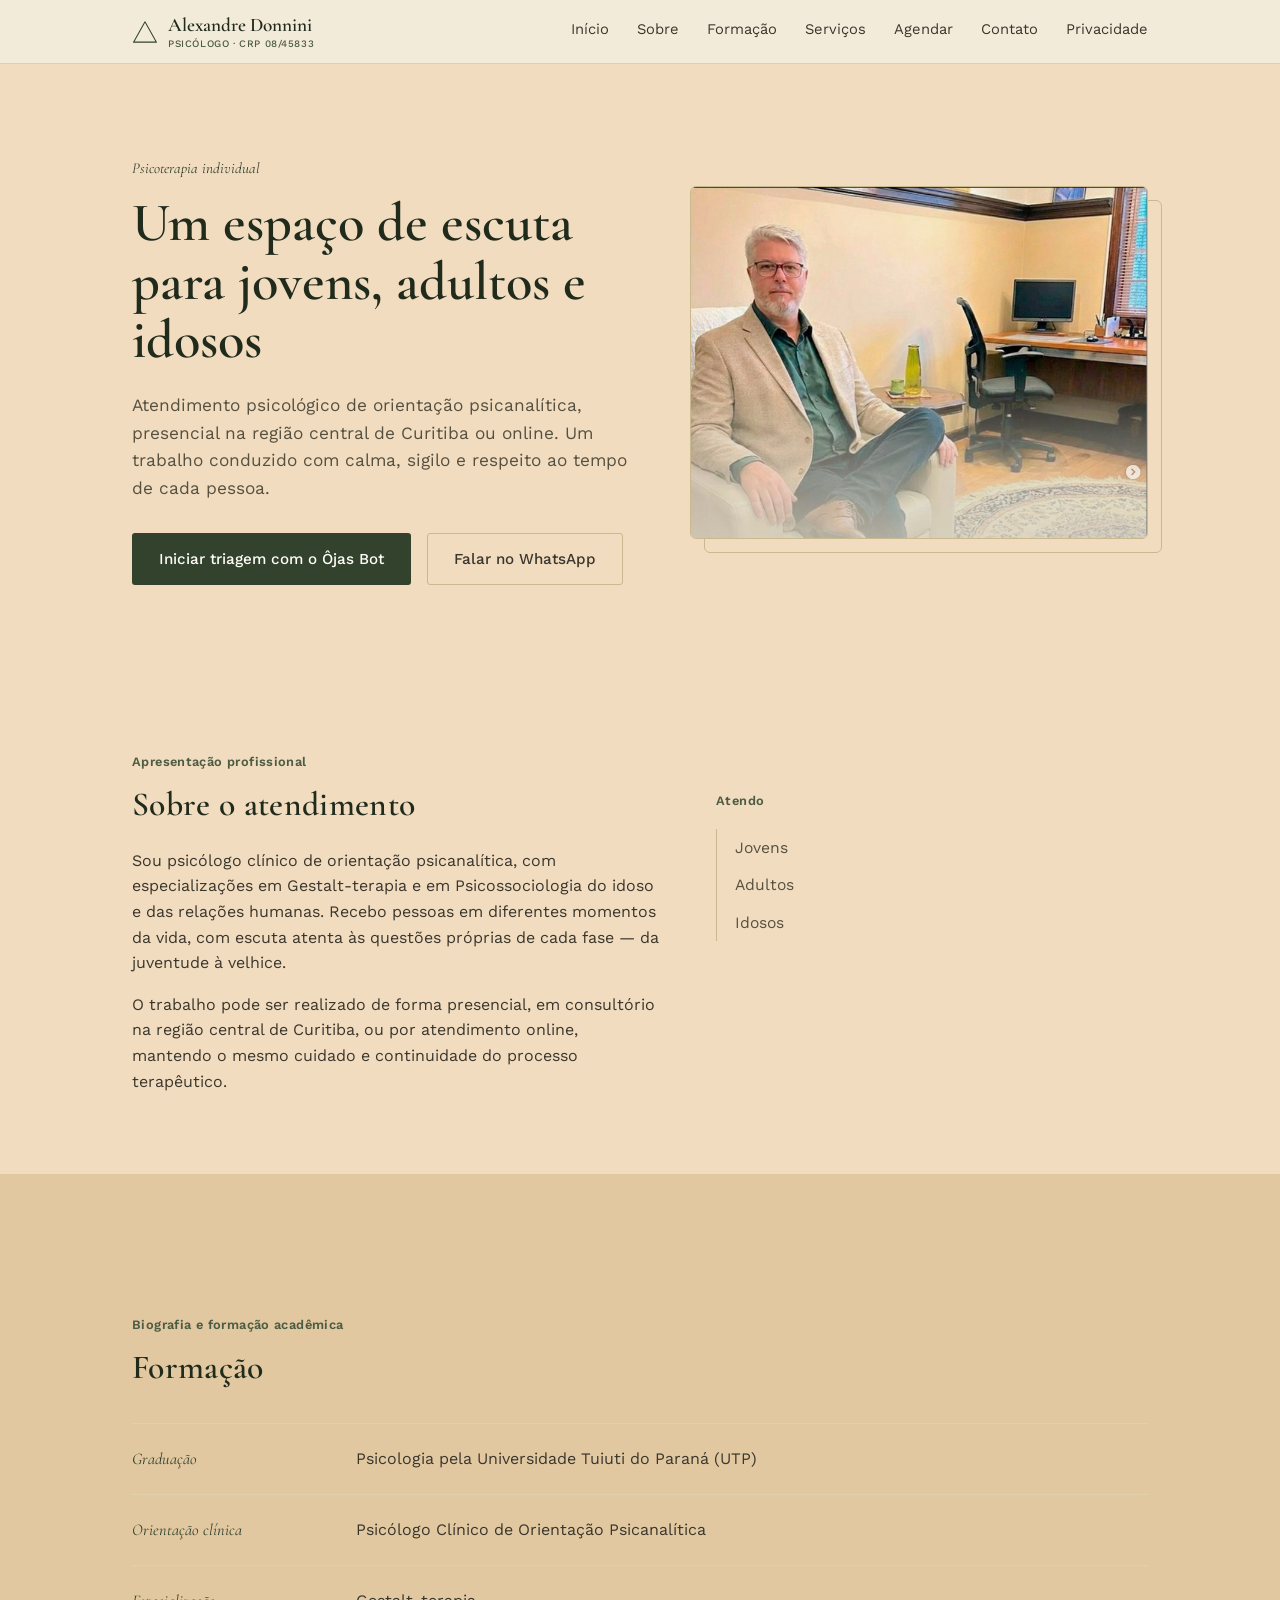
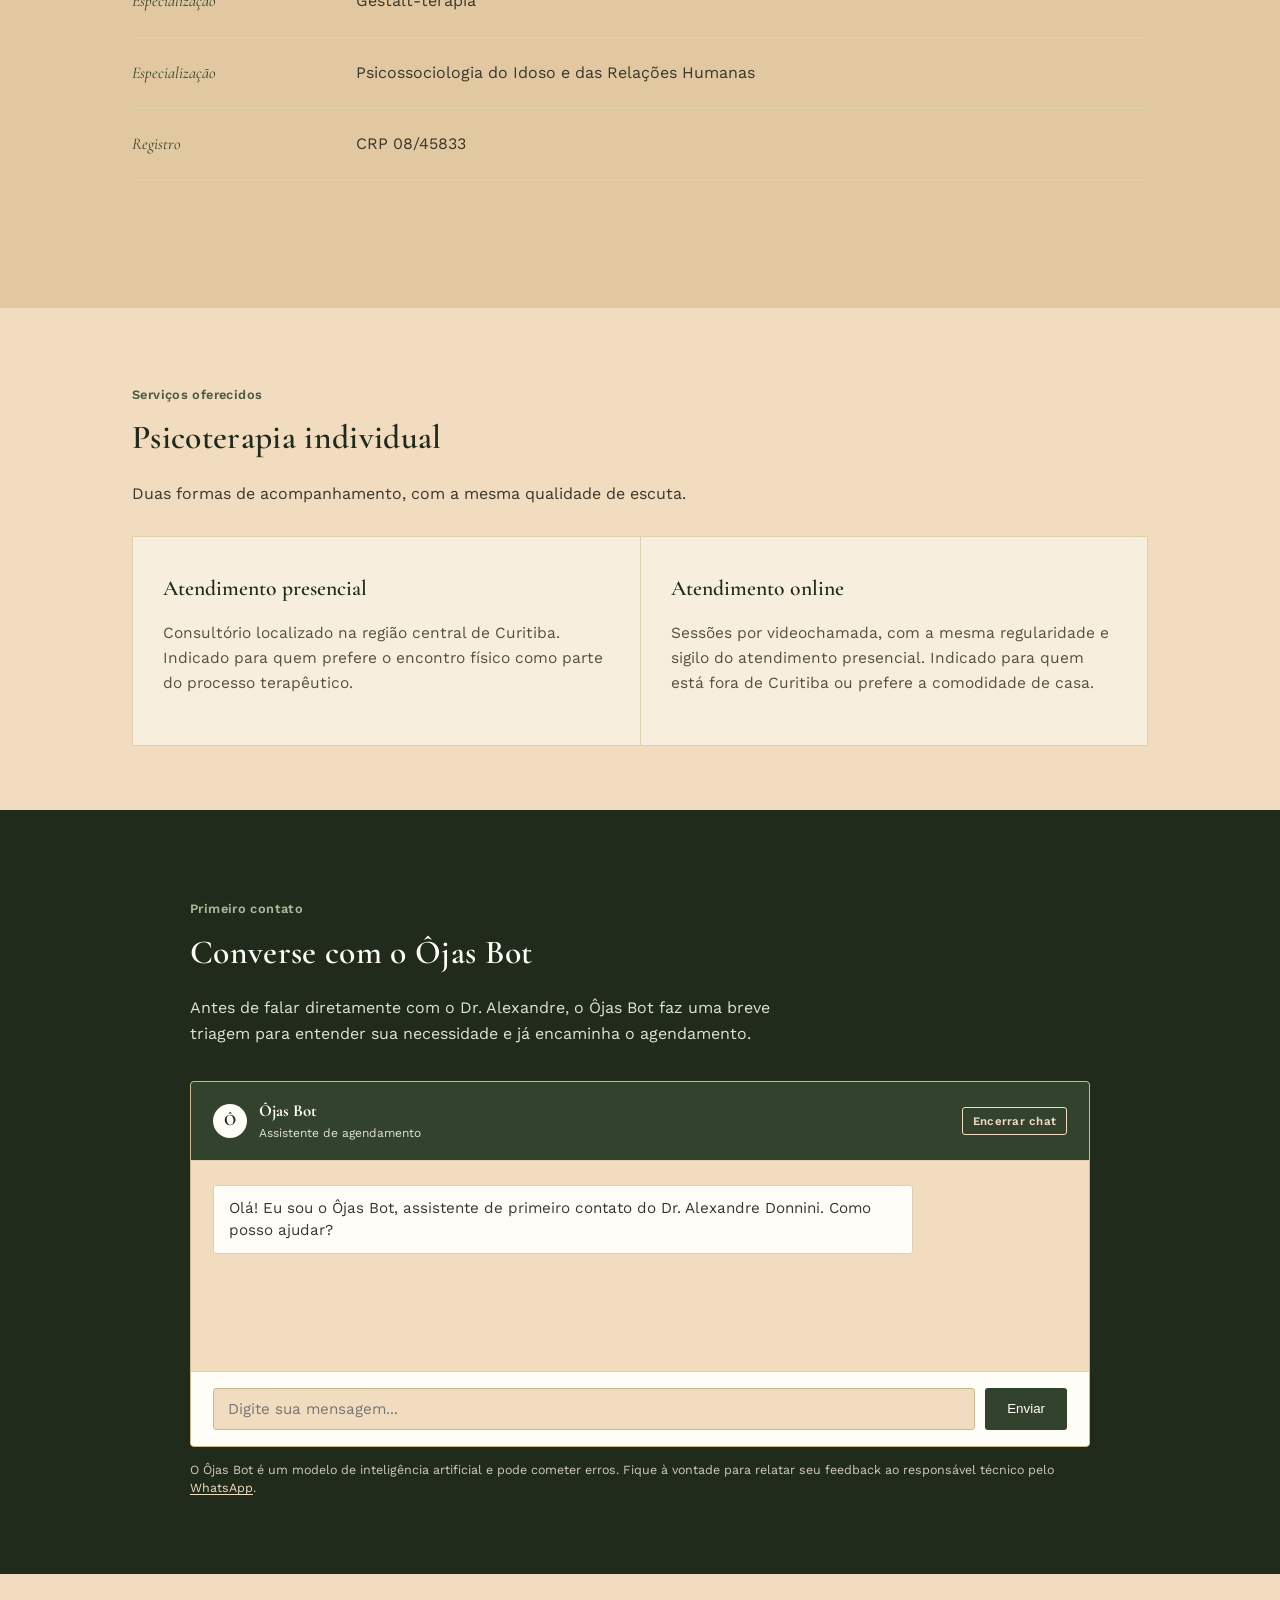
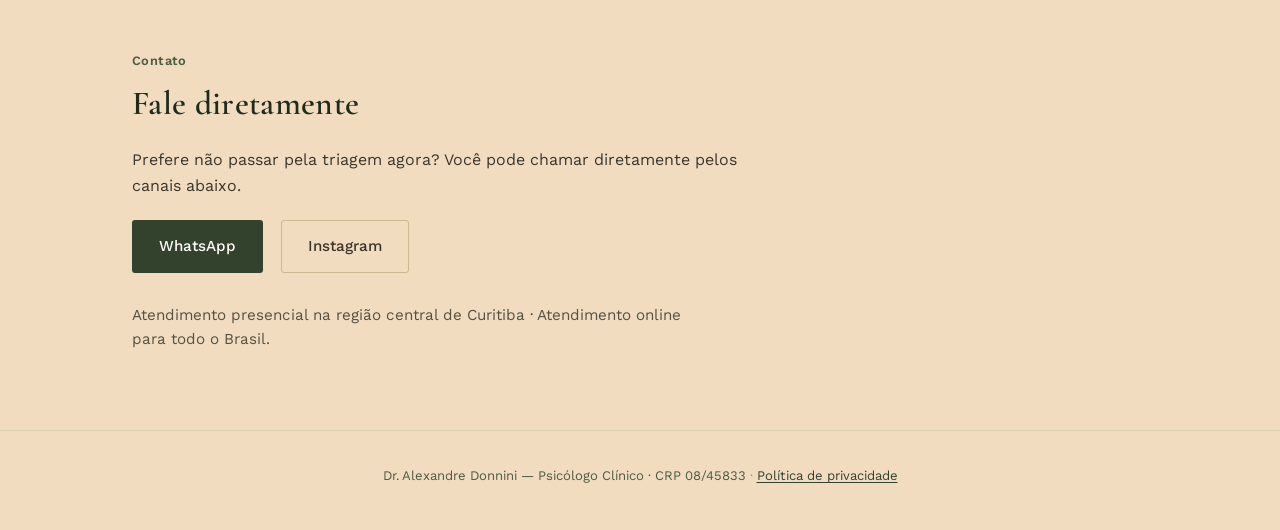
<file: index.html>
<!DOCTYPE html>
<html lang="pt-BR">
<head>
<meta charset="UTF-8">
<meta name="viewport" content="width=device-width, initial-scale=1.0">
<title>Alexandre Donnini — Psicólogo Clínico | CRP 08/45833</title>
<meta name="description" content="Dr. Alexandre Donnini, psicólogo clínico de orientação psicanalítica. Atendimento presencial no centro de Curitiba e online, para jovens, adultos e idosos.">
<link rel="preconnect" href="https://fonts.googleapis.com">
<link rel="preconnect" href="https://fonts.gstatic.com" crossorigin>
<link href="https://fonts.googleapis.com/css2?family=Cormorant+Garamond:ital,wght@0,500;0,600;1,500&family=Work+Sans:wght@400;500;600&display=swap" rel="stylesheet">
<link rel="stylesheet" href="style.css">
</head>
<body id="topo">

<header class="top">
  <div class="top-inner">
    <div class="marca">
      <svg class="marca-triangulo" viewBox="0 0 100 90" xmlns="http://www.w3.org/2000/svg">
        <path d="M50 6 L94 84 L6 84 Z" fill="none" stroke="#33422C" stroke-width="4" stroke-linejoin="round"/>
      </svg>
      <div class="marca-texto">Alexandre Donnini
        <small>Psicólogo · CRP 08/45833</small>
      </div>
    </div>
    <nav class="top-nav">
      <a href="index.html">Início</a>
      <a href="#sobre">Sobre</a>
      <a href="#formacao">Formação</a>
      <a href="#servicos">Serviços</a>
      <a href="#ojas-bot">Agendar</a>
      <a href="#contato">Contato</a>
      <a href="politica-privacidade.html">Privacidade</a>
    </nav>
  </div>
</header>

<section class="hero">
  <div class="hero-texto">
    <p class="kicker">Psicoterapia individual</p>
    <h1>Um espaço de escuta para jovens, adultos e idosos</h1>
    <p class="lead">Atendimento psicológico de orientação psicanalítica, presencial na região central de Curitiba ou online. Um trabalho conduzido com calma, sigilo e respeito ao tempo de cada pessoa.</p>
    <div class="hero-cta">
      <a href="#ojas-bot" class="btn btn-primaria">Iniciar triagem com o Ôjas Bot</a>
      <a href="https://wa.me/5541991151535" target="_blank" rel="noopener" class="btn btn-secundaria">Falar no WhatsApp</a>
    </div>
  </div>
  <div class="hero-foto">
    <img src="foto-consultorio.jpg" alt="Dr. Alexandre Donnini em seu consultório">
  </div>
</section>

<section id="sobre">
  <p class="section-label">Apresentação profissional</p>
  <div class="sobre-grid">
    <div>
      <h2>Sobre o atendimento</h2>
      <p>Sou psicólogo clínico de orientação psicanalítica, com especializações em Gestalt-terapia e em Psicossociologia do idoso e das relações humanas. Recebo pessoas em diferentes momentos da vida, com escuta atenta às questões próprias de cada fase — da juventude à velhice.</p>
      <p>O trabalho pode ser realizado de forma presencial, em consultório na região central de Curitiba, ou por atendimento online, mantendo o mesmo cuidado e continuidade do processo terapêutico.</p>
    </div>
    <div>
      <p class="section-label">Atendo</p>
      <ul class="publico-lista">
        <li>Jovens</li>
        <li>Adultos</li>
        <li>Idosos</li>
      </ul>
    </div>
  </div>
</section>

<section class="faixa" id="formacao">
  <div class="wrap">
    <section>
      <p class="section-label">Biografia e formação acadêmica</p>
      <h2>Formação</h2>
      <ul class="formacao-lista">
        <li class="formacao-item">
          <span class="formacao-tag">Graduação</span>
          <span>Psicologia pela Universidade Tuiuti do Paraná (UTP)</span>
        </li>
        <li class="formacao-item">
          <span class="formacao-tag">Orientação clínica</span>
          <span>Psicólogo Clínico de Orientação Psicanalítica</span>
        </li>
        <li class="formacao-item">
          <span class="formacao-tag">Especialização</span>
          <span>Gestalt-terapia</span>
        </li>
        <li class="formacao-item">
          <span class="formacao-tag">Especialização</span>
          <span>Psicossociologia do Idoso e das Relações Humanas</span>
        </li>
        <li class="formacao-item">
          <span class="formacao-tag">Registro</span>
          <span>CRP 08/45833</span>
        </li>
      </ul>
    </section>
  </div>
</section>

<section id="servicos">
  <p class="section-label">Serviços oferecidos</p>
  <h2>Psicoterapia individual</h2>
  <p>Duas formas de acompanhamento, com a mesma qualidade de escuta.</p>
  <div class="servicos-grid">
    <div class="servico-card">
      <h3>Atendimento presencial</h3>
      <p>Consultório localizado na região central de Curitiba. Indicado para quem prefere o encontro físico como parte do processo terapêutico.</p>
    </div>
    <div class="servico-card">
      <h3>Atendimento online</h3>
      <p>Sessões por videochamada, com a mesma regularidade e sigilo do atendimento presencial. Indicado para quem está fora de Curitiba ou prefere a comodidade de casa.</p>
    </div>
  </div>
</section>

<section class="bot-secao" id="ojas-bot">
  <div class="wrap">
    <div class="bot-intro">
      <p class="section-label">Primeiro contato</p>
      <h2>Converse com o Ôjas Bot</h2>
      <p>Antes de falar diretamente com o Dr. Alexandre, o Ôjas Bot faz uma breve triagem para entender sua necessidade e já encaminha o agendamento.</p>
    </div>

    <div class="bot-painel" id="ojas-bot-app">
      <div class="bot-topo">
        <div class="bot-avatar">Ô</div>
        <div class="bot-topo-texto">
          <strong>Ôjas Bot</strong>
          <span>Assistente de agendamento</span>
        </div>
        <button type="button" class="bot-encerrar" data-ojas-encerrar>Encerrar chat</button>
      </div>

      <div class="bot-mensagens" data-ojas-mensagens></div>

      <form class="bot-form" data-ojas-form>
        <input type="text" data-ojas-input placeholder="Digite sua mensagem..." autocomplete="off">
        <button type="submit">Enviar</button>
      </form>
    </div>
    <p class="bot-aviso">O Ôjas Bot é um modelo de inteligência artificial e pode cometer erros. Fique à vontade para relatar seu feedback ao responsável técnico pelo
      <a href="https://wa.me/5541991283609" target="_blank" rel="noopener">WhatsApp</a>.
    </p>
  </div>
</section>

<section id="contato">
  <p class="section-label">Contato</p>
  <h2>Fale diretamente</h2>
  <p>Prefere não passar pela triagem agora? Você pode chamar diretamente pelos canais abaixo.</p>
  <div class="contato-grid">
    <a href="https://wa.me/5541991151535" target="_blank" rel="noopener" class="btn btn-primaria">WhatsApp</a>
    <a href="https://www.instagram.com/psi.alexandre.donnini" target="_blank" rel="noopener" class="btn btn-secundaria">Instagram</a>
  </div>
  <p class="contato-nota">Atendimento presencial na região central de Curitiba · Atendimento online para todo o Brasil.</p>
</section>

<nav class="menu-flutuante" aria-label="Atalhos">
  <a href="#topo" aria-label="Início" title="Início">
    <svg viewBox="0 0 24 24" aria-hidden="true"><path d="M4.5 11.2 12 4.8l7.5 6.4v8.3a1 1 0 0 1-1 1h-4.2v-5.2h-4.6v5.2H5.5a1 1 0 0 1-1-1v-8.3Z"/></svg>
  </a>
  <a href="#sobre" aria-label="Sobre" title="Sobre">
    <svg viewBox="0 0 24 24" aria-hidden="true"><path d="M12 12.2a3.4 3.4 0 1 0-3.4-3.4A3.4 3.4 0 0 0 12 12.2Zm0 1.6c-3.1 0-7 1.6-7 4.3V20h14v-1.9c0-2.7-3.9-4.3-7-4.3Z"/></svg>
  </a>
  <a href="#ojas-bot" aria-label="Agendar" title="Agendar">
    <svg viewBox="0 0 24 24" aria-hidden="true"><path d="M7 3.5h1.6V5h6.8V3.5H17V5h2.2A1.8 1.8 0 0 1 21 6.8V19a1.8 1.8 0 0 1-1.8 1.8H4.8A1.8 1.8 0 0 1 3 19V6.8A1.8 1.8 0 0 1 4.8 5H7V3.5ZM4.8 9.2v9.8h14.4V9.2H4.8Zm3.2 2.2h2.3v2.2H8V11.4Zm3.8 0h2.4v2.2h-2.4V11.4Zm3.8 0H18v2.2h-2.4V11.4Z"/></svg>
  </a>
</nav>

<footer>
  Dr. Alexandre Donnini — Psicólogo Clínico · CRP 08/45833
  <span class="footer-sep"> · </span>
  <a href="politica-privacidade.html">Política de privacidade</a>
</footer>

<script src="ojas-bot.js"></script>
</body>
</html>
</file>
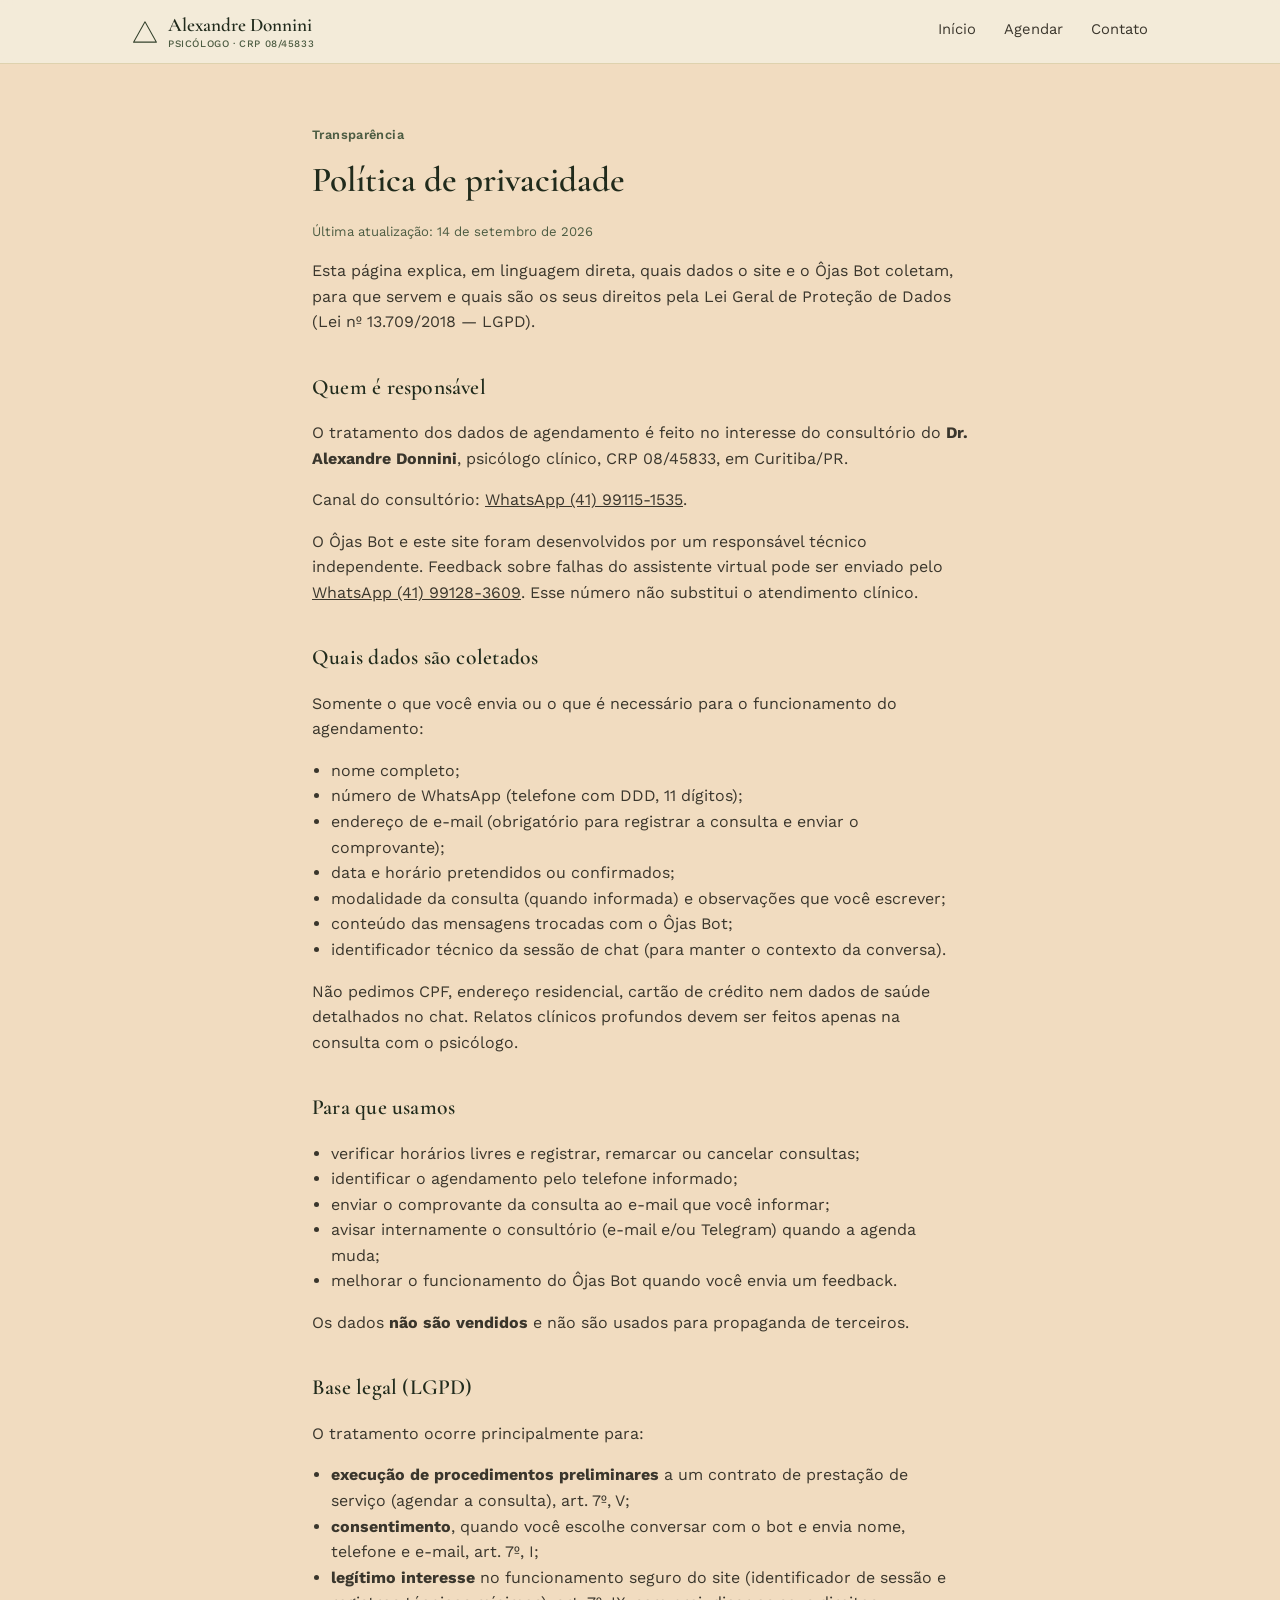
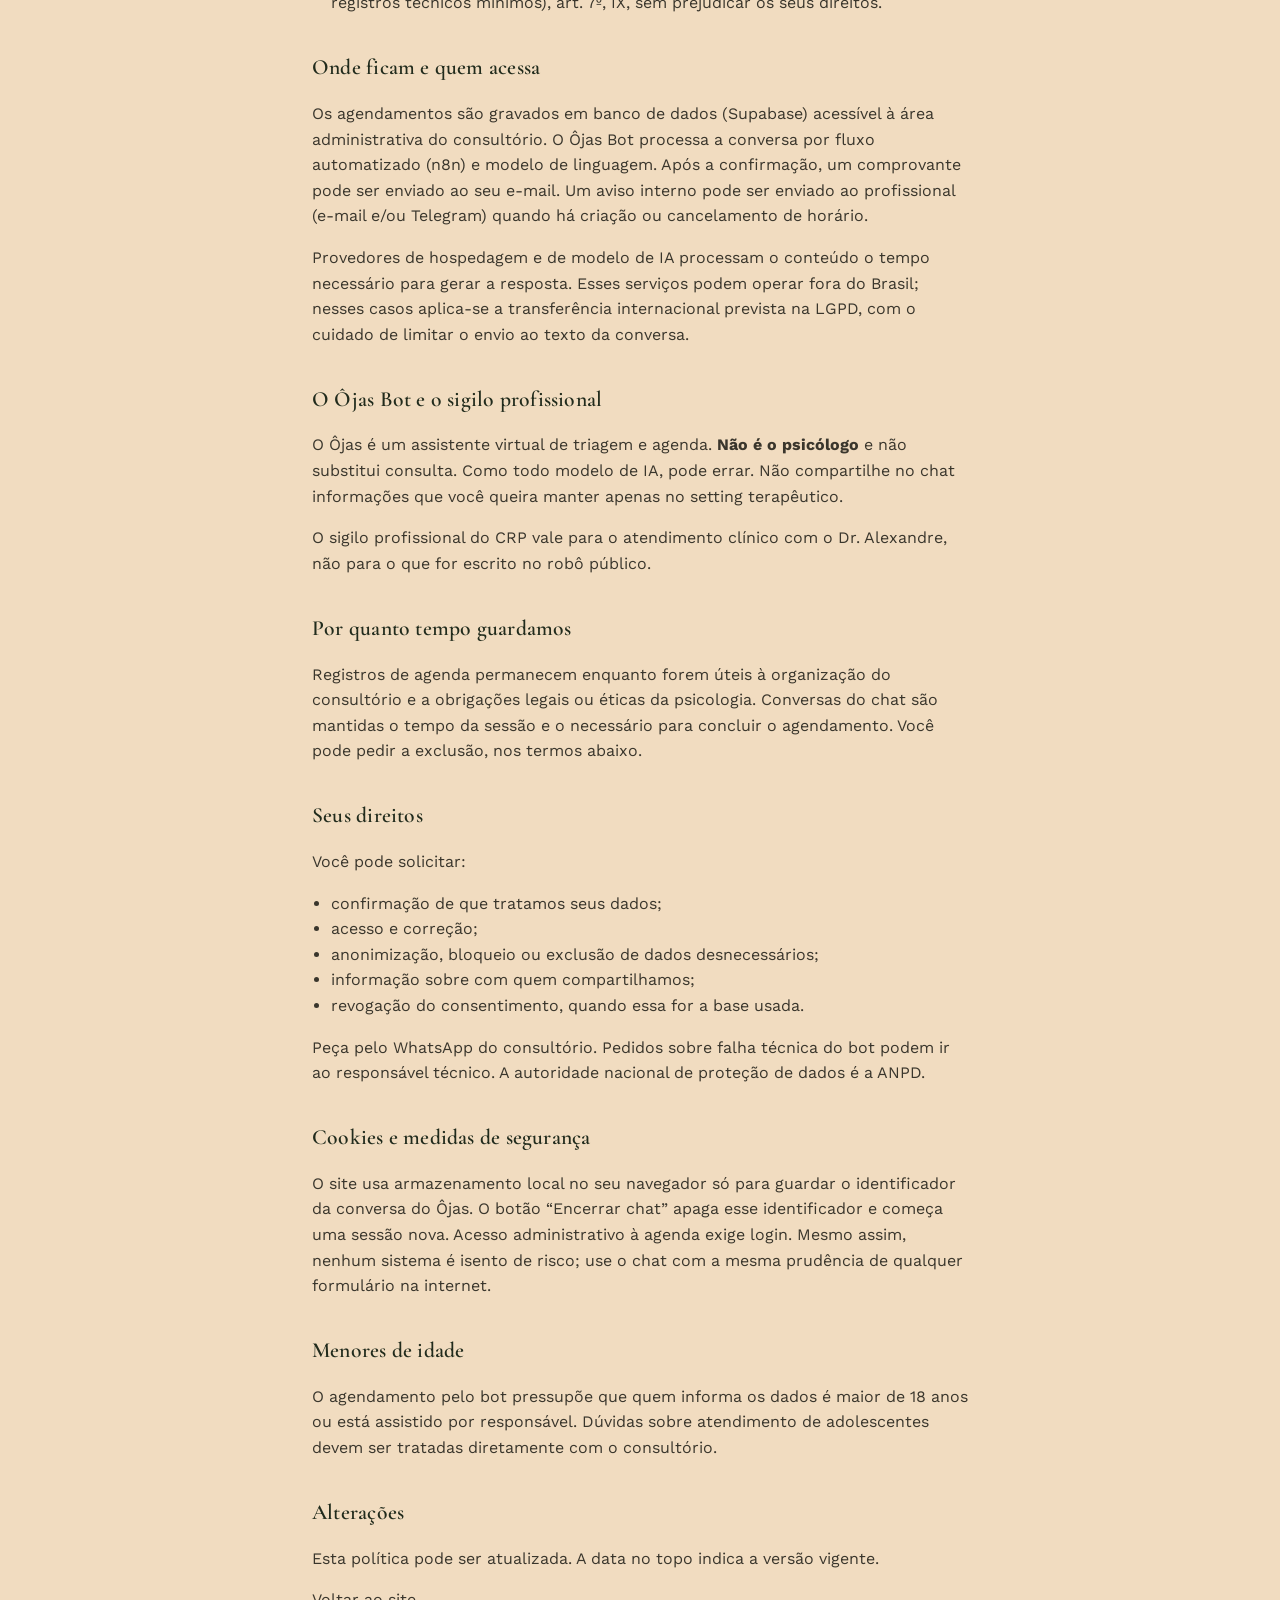
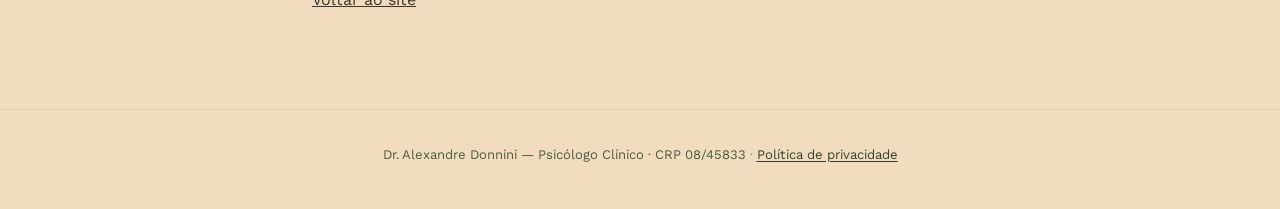
<file: politica-privacidade.html>
<!DOCTYPE html>
<html lang="pt-BR">
<head>
<meta charset="UTF-8">
<meta name="viewport" content="width=device-width, initial-scale=1.0">
<title>Política de privacidade | Alexandre Donnini</title>
<meta name="description" content="Como o consultório do Dr. Alexandre Donnini trata dados pessoais no site e no Ôjas Bot, em conformidade com a LGPD.">
<meta name="robots" content="noindex">
<link rel="preconnect" href="https://fonts.googleapis.com">
<link rel="preconnect" href="https://fonts.gstatic.com" crossorigin>
<link href="https://fonts.googleapis.com/css2?family=Cormorant+Garamond:ital,wght@0,500;0,600;1,500&family=Work+Sans:wght@400;500;600&display=swap" rel="stylesheet">
<link rel="stylesheet" href="style.css">
</head>
<body>

<header class="top">
  <div class="top-inner">
    <a class="marca" href="index.html" style="text-decoration:none;">
      <svg class="marca-triangulo" viewBox="0 0 100 90" xmlns="http://www.w3.org/2000/svg" aria-hidden="true">
        <path d="M50 6 L94 84 L6 84 Z" fill="none" stroke="#33422C" stroke-width="4" stroke-linejoin="round"/>
      </svg>
      <div class="marca-texto">Alexandre Donnini
        <small>Psicólogo · CRP 08/45833</small>
      </div>
    </a>
    <nav class="top-nav">
      <a href="index.html">Início</a>
      <a href="index.html#ojas-bot">Agendar</a>
      <a href="index.html#contato">Contato</a>
    </nav>
  </div>
</header>

<main class="pagina-legal">
  <p class="section-label">Transparência</p>
  <h1>Política de privacidade</h1>
  <p class="atualizado">Última atualização: 14 de setembro de 2026</p>

  <p>Esta página explica, em linguagem direta, quais dados o site e o Ôjas Bot coletam, para que servem e quais são os seus direitos pela Lei Geral de Proteção de Dados (Lei nº 13.709/2018 — LGPD).</p>

  <h2>Quem é responsável</h2>
  <p>O tratamento dos dados de agendamento é feito no interesse do consultório do <strong>Dr. Alexandre Donnini</strong>, psicólogo clínico, CRP 08/45833, em Curitiba/PR.</p>
  <p>Canal do consultório: <a href="https://wa.me/5541991151535" target="_blank" rel="noopener">WhatsApp (41) 99115-1535</a>.</p>
  <p>O Ôjas Bot e este site foram desenvolvidos por um responsável técnico independente. Feedback sobre falhas do assistente virtual pode ser enviado pelo <a href="https://wa.me/5541991283609" target="_blank" rel="noopener">WhatsApp (41) 99128-3609</a>. Esse número não substitui o atendimento clínico.</p>

  <h2>Quais dados são coletados</h2>
  <p>Somente o que você envia ou o que é necessário para o funcionamento do agendamento:</p>
  <ul>
    <li>nome completo;</li>
    <li>número de WhatsApp (telefone com DDD, 11 dígitos);</li>
    <li>endereço de e-mail (obrigatório para registrar a consulta e enviar o comprovante);</li>
    <li>data e horário pretendidos ou confirmados;</li>
    <li>modalidade da consulta (quando informada) e observações que você escrever;</li>
    <li>conteúdo das mensagens trocadas com o Ôjas Bot;</li>
    <li>identificador técnico da sessão de chat (para manter o contexto da conversa).</li>
  </ul>
  <p>Não pedimos CPF, endereço residencial, cartão de crédito nem dados de saúde detalhados no chat. Relatos clínicos profundos devem ser feitos apenas na consulta com o psicólogo.</p>

  <h2>Para que usamos</h2>
  <ul>
    <li>verificar horários livres e registrar, remarcar ou cancelar consultas;</li>
    <li>identificar o agendamento pelo telefone informado;</li>
    <li>enviar o comprovante da consulta ao e-mail que você informar;</li>
    <li>avisar internamente o consultório (e-mail e/ou Telegram) quando a agenda muda;</li>
    <li>melhorar o funcionamento do Ôjas Bot quando você envia um feedback.</li>
  </ul>
  <p>Os dados <strong>não são vendidos</strong> e não são usados para propaganda de terceiros.</p>

  <h2>Base legal (LGPD)</h2>
  <p>O tratamento ocorre principalmente para:</p>
  <ul>
    <li><strong>execução de procedimentos preliminares</strong> a um contrato de prestação de serviço (agendar a consulta), art. 7º, V;</li>
    <li><strong>consentimento</strong>, quando você escolhe conversar com o bot e envia nome, telefone e e-mail, art. 7º, I;</li>
    <li><strong>legítimo interesse</strong> no funcionamento seguro do site (identificador de sessão e registros técnicos mínimos), art. 7º, IX, sem prejudicar os seus direitos.</li>
  </ul>

  <h2>Onde ficam e quem acessa</h2>
  <p>Os agendamentos são gravados em banco de dados (Supabase) acessível à área administrativa do consultório. O Ôjas Bot processa a conversa por fluxo automatizado (n8n) e modelo de linguagem. Após a confirmação, um comprovante pode ser enviado ao seu e-mail. Um aviso interno pode ser enviado ao profissional (e-mail e/ou Telegram) quando há criação ou cancelamento de horário.</p>
  <p>Provedores de hospedagem e de modelo de IA processam o conteúdo o tempo necessário para gerar a resposta. Esses serviços podem operar fora do Brasil; nesses casos aplica-se a transferência internacional prevista na LGPD, com o cuidado de limitar o envio ao texto da conversa.</p>

  <h2>O Ôjas Bot e o sigilo profissional</h2>
  <p>O Ôjas é um assistente virtual de triagem e agenda. <strong>Não é o psicólogo</strong> e não substitui consulta. Como todo modelo de IA, pode errar. Não compartilhe no chat informações que você queira manter apenas no setting terapêutico.</p>
  <p>O sigilo profissional do CRP vale para o atendimento clínico com o Dr. Alexandre, não para o que for escrito no robô público.</p>

  <h2>Por quanto tempo guardamos</h2>
  <p>Registros de agenda permanecem enquanto forem úteis à organização do consultório e a obrigações legais ou éticas da psicologia. Conversas do chat são mantidas o tempo da sessão e o necessário para concluir o agendamento. Você pode pedir a exclusão, nos termos abaixo.</p>

  <h2>Seus direitos</h2>
  <p>Você pode solicitar:</p>
  <ul>
    <li>confirmação de que tratamos seus dados;</li>
    <li>acesso e correção;</li>
    <li>anonimização, bloqueio ou exclusão de dados desnecessários;</li>
    <li>informação sobre com quem compartilhamos;</li>
    <li>revogação do consentimento, quando essa for a base usada.</li>
  </ul>
  <p>Peça pelo WhatsApp do consultório. Pedidos sobre falha técnica do bot podem ir ao responsável técnico. A autoridade nacional de proteção de dados é a ANPD.</p>

  <h2>Cookies e medidas de segurança</h2>
  <p>O site usa armazenamento local no seu navegador só para guardar o identificador da conversa do Ôjas. O botão “Encerrar chat” apaga esse identificador e começa uma sessão nova. Acesso administrativo à agenda exige login. Mesmo assim, nenhum sistema é isento de risco; use o chat com a mesma prudência de qualquer formulário na internet.</p>

  <h2>Menores de idade</h2>
  <p>O agendamento pelo bot pressupõe que quem informa os dados é maior de 18 anos ou está assistido por responsável. Dúvidas sobre atendimento de adolescentes devem ser tratadas diretamente com o consultório.</p>

  <h2>Alterações</h2>
  <p>Esta política pode ser atualizada. A data no topo indica a versão vigente.</p>

  <p><a href="index.html">Voltar ao site</a></p>
</main>

<nav class="menu-flutuante" aria-label="Atalhos">
  <a href="index.html" aria-label="Início" title="Início">
    <svg viewBox="0 0 24 24" aria-hidden="true"><path d="M4.5 11.2 12 4.8l7.5 6.4v8.3a1 1 0 0 1-1 1h-4.2v-5.2h-4.6v5.2H5.5a1 1 0 0 1-1-1v-8.3Z"/></svg>
  </a>
  <a href="index.html#sobre" aria-label="Sobre" title="Sobre">
    <svg viewBox="0 0 24 24" aria-hidden="true"><path d="M12 12.2a3.4 3.4 0 1 0-3.4-3.4A3.4 3.4 0 0 0 12 12.2Zm0 1.6c-3.1 0-7 1.6-7 4.3V20h14v-1.9c0-2.7-3.9-4.3-7-4.3Z"/></svg>
  </a>
  <a href="index.html#ojas-bot" aria-label="Agendar" title="Agendar">
    <svg viewBox="0 0 24 24" aria-hidden="true"><path d="M7 3.5h1.6V5h6.8V3.5H17V5h2.2A1.8 1.8 0 0 1 21 6.8V19a1.8 1.8 0 0 1-1.8 1.8H4.8A1.8 1.8 0 0 1 3 19V6.8A1.8 1.8 0 0 1 4.8 5H7V3.5ZM4.8 9.2v9.8h14.4V9.2H4.8Zm3.2 2.2h2.3v2.2H8V11.4Zm3.8 0h2.4v2.2h-2.4V11.4Zm3.8 0H18v2.2h-2.4V11.4Z"/></svg>
  </a>
</nav>

<footer>
  Dr. Alexandre Donnini — Psicólogo Clínico · CRP 08/45833
  <span class="footer-sep"> · </span>
  <a href="politica-privacidade.html">Política de privacidade</a>
</footer>

</body>
</html>
</file>
<file: style.css>
/* =========================================================
   Alexandre Donnini — Psicólogo Clínico
   Paleta: creme quente + verde escuro (pinho), a partir da
   identidade visual já usada no Instagram do profissional
   ========================================================= */

:root {
  --verde:        #33422C;
  --verde-escuro: #212B1C;
  --verde-claro:  #4C5C42;
  --texto:        #3A362C;
  --creme:        #F1DCC0;
  --creme-claro:  #F8EEDE;
  --creme-escuro: #E1C8A1;
  --linha:        #C9B98F;
  --linha-fina:   #DED2AE;
  --branco:       #FFFDF8;

  --serif: 'Cormorant Garamond', Georgia, serif;
  --sans:  'Work Sans', -apple-system, Segoe UI, sans-serif;
}

* { box-sizing: border-box; }

html { scroll-behavior: smooth; }

body {
  margin: 0;
  background: var(--creme);
  color: var(--texto);
  font-family: var(--sans);
  font-weight: 400;
  line-height: 1.6;
  -webkit-font-smoothing: antialiased;
}

img, svg { max-width: 100%; display: block; }

a { color: inherit; }

.wrap {
  max-width: 1080px;
  margin: 0 auto;
  padding: 0 32px;
}

h1, h2, h3 {
  font-family: var(--serif);
  font-weight: 600;
  color: var(--verde-escuro);
  margin: 0 0 0.4em;
}

h2 {
  font-size: 2.1rem;
  letter-spacing: 0.01em;
}

p { max-width: 62ch; }

.section-label {
  font-family: var(--sans);
  font-size: 0.8rem;
  color: var(--verde-claro);
  font-weight: 600;
  letter-spacing: 0.03em;
  margin-bottom: 6px;
}

hr.fina {
  border: none;
  border-top: 1px solid var(--linha-fina);
  margin: 0;
}

/* ---------- Marca ---------- */

.marca {
  display: flex;
  align-items: center;
  gap: 10px;
}

.marca-triangulo {
  width: 26px;
  height: 26px;
  flex-shrink: 0;
}

.marca-texto {
  font-family: var(--serif);
  font-size: 1.2rem;
  color: var(--verde-escuro);
  font-weight: 600;
  line-height: 1.15;
}

.marca-texto small {
  display: block;
  font-family: var(--sans);
  font-size: 0.62rem;
  letter-spacing: 0.06em;
  color: var(--verde-claro);
  font-weight: 500;
  text-transform: uppercase;
  margin-top: 2px;
}

/* ---------- Header ---------- */

header.top {
  position: sticky;
  top: 0;
  z-index: 20;
  background: rgba(243, 236, 220, 0.92);
  backdrop-filter: blur(6px);
  border-bottom: 1px solid var(--linha-fina);
}

.top-inner {
  display: flex;
  align-items: center;
  justify-content: space-between;
  padding: 14px 32px;
  max-width: 1080px;
  margin: 0 auto;
}

nav.top-nav {
  display: flex;
  gap: 28px;
}

nav.top-nav a {
  text-decoration: none;
  font-size: 0.92rem;
  color: var(--texto);
  border-bottom: 1px solid transparent;
  padding-bottom: 3px;
  transition: border-color 0.2s ease, color 0.2s ease;
}

nav.top-nav a:hover {
  color: var(--verde);
  border-color: var(--verde);
}

@media (max-width: 680px) {
  nav.top-nav { display: none; }
}

/* ---------- Hero ---------- */

.hero {
  max-width: 1080px;
  margin: 0 auto;
  padding: 76px 32px 90px;
  display: grid;
  grid-template-columns: 1.05fr 0.95fr;
  gap: 52px;
  align-items: center;
}

@media (max-width: 860px) {
  .hero { grid-template-columns: 1fr; padding-top: 48px; }
}

.hero .kicker {
  font-size: 0.95rem;
  color: var(--verde);
  font-family: var(--serif);
  font-style: italic;
  margin-bottom: 14px;
}

.hero h1 {
  font-size: clamp(2.3rem, 4.6vw, 3.4rem);
  line-height: 1.08;
}

.hero p.lead {
  font-size: 1.08rem;
  color: #55503f;
  max-width: 52ch;
}

.hero-cta {
  display: flex;
  gap: 16px;
  margin-top: 30px;
  flex-wrap: wrap;
}

.hero-foto {
  position: relative;
}

.hero-foto img {
  width: 100%;
  height: auto;
  border-radius: 6px;
  border: 1px solid var(--linha);
}

.hero-foto::after {
  content: "";
  position: absolute;
  inset: 14px -14px -14px 14px;
  border: 1px solid var(--linha);
  border-radius: 6px;
  z-index: -1;
}

.btn {
  display: inline-flex;
  align-items: center;
  gap: 8px;
  padding: 13px 26px;
  border-radius: 3px;
  font-size: 0.95rem;
  font-weight: 500;
  text-decoration: none;
  cursor: pointer;
  border: 1px solid transparent;
  transition: transform 0.15s ease, background 0.2s ease, color 0.2s ease;
}

.btn:active { transform: translateY(1px); }

.btn-primaria {
  background: var(--verde);
  color: var(--branco);
}
.btn-primaria:hover { background: var(--verde-escuro); }

.btn-secundaria {
  background: transparent;
  border: 1px solid var(--linha);
  color: var(--texto);
}
.btn-secundaria:hover {
  border-color: var(--verde);
  color: var(--verde);
}

/* ---------- Seções gerais ---------- */

section {
  padding: 64px 32px;
  max-width: 1080px;
  margin: 0 auto;
}

section.faixa {
  max-width: none;
  background: var(--creme-escuro);
}

section.faixa > .wrap { padding: 0; }

/* ---------- Sobre ---------- */

.sobre-grid {
  display: grid;
  grid-template-columns: 1.1fr 0.9fr;
  gap: 56px;
  align-items: start;
}

@media (max-width: 760px) {
  .sobre-grid { grid-template-columns: 1fr; }
}

.publico-lista {
  list-style: none;
  margin: 18px 0 0;
  padding: 0;
  border-left: 1px solid var(--linha);
}

.publico-lista li {
  padding: 6px 0 6px 18px;
  font-size: 0.98rem;
  color: #55503f;
}

/* ---------- Formação ---------- */

.formacao-lista {
  list-style: none;
  margin: 28px 0 0;
  padding: 0;
}

.formacao-item {
  display: grid;
  grid-template-columns: 200px 1fr;
  gap: 24px;
  padding: 22px 0;
  border-top: 1px solid var(--linha-fina);
}

.formacao-item:last-child { border-bottom: 1px solid var(--linha-fina); }

.formacao-tag {
  font-family: var(--serif);
  font-style: italic;
  color: var(--verde);
  font-size: 1.02rem;
}

@media (max-width: 620px) {
  .formacao-item { grid-template-columns: 1fr; gap: 4px; }
}

/* ---------- Serviços ---------- */

.servicos-grid {
  display: grid;
  grid-template-columns: 1fr 1fr;
  gap: 1px;
  background: var(--linha-fina);
  border: 1px solid var(--linha-fina);
  margin-top: 30px;
}

@media (max-width: 680px) {
  .servicos-grid { grid-template-columns: 1fr; }
}

.servico-card {
  background: var(--creme-claro);
  padding: 34px 30px;
}

.servico-card h3 {
  font-size: 1.35rem;
  margin-bottom: 10px;
}

.servico-card p {
  color: #55503f;
  font-size: 0.97rem;
}

/* ---------- Ôjas Bot ---------- */

section.bot-secao {
  background: var(--verde-escuro);
  max-width: none;
  padding: 76px 32px;
}

section.bot-secao .wrap { padding: 0; max-width: 900px; }

.bot-intro h2 { color: var(--branco); }
.bot-intro .section-label { color: #a9b89c; }
.bot-intro p { color: #dfe3d5; }

.bot-painel {
  margin-top: 34px;
  background: var(--creme);
  border: 1px solid var(--linha);
  border-radius: 4px;
  overflow: hidden;
}

.bot-topo {
  display: flex;
  align-items: center;
  gap: 12px;
  padding: 16px 22px;
  background: var(--verde);
  color: var(--branco);
  border-bottom: 1px solid var(--linha-fina);
}

.bot-topo-texto {
  flex: 1;
  min-width: 0;
}

.bot-encerrar {
  margin-left: auto;
  background: transparent;
  border: 1px solid var(--creme);
  color: var(--creme);
  font-family: var(--sans);
  font-size: 0.72rem;
  font-weight: 600;
  letter-spacing: 0.02em;
  padding: 6px 10px;
  border-radius: 3px;
  cursor: pointer;
  white-space: nowrap;
}

.bot-encerrar:hover {
  background: var(--verde-escuro);
  color: var(--creme-claro);
}

.bot-avatar {
  width: 34px;
  height: 34px;
  border-radius: 50%;
  background: var(--branco);
  color: var(--verde-escuro);
  display: flex;
  align-items: center;
  justify-content: center;
  font-family: var(--serif);
  font-weight: 700;
  font-size: 1rem;
}

.bot-topo strong { font-family: var(--serif); font-size: 1.05rem; }
.bot-topo span { display: block; font-size: 0.75rem; opacity: 0.85; }

.bot-mensagens {
  padding: 24px 22px;
  min-height: 210px;
  max-height: 380px;
  overflow-y: auto;
  display: flex;
  flex-direction: column;
  gap: 12px;
}

.bolha {
  max-width: 82%;
  padding: 11px 15px;
  border-radius: 3px;
  font-size: 0.95rem;
  line-height: 1.5;
}

.bolha.bot {
  align-self: flex-start;
  background: var(--branco);
  border: 1px solid var(--linha-fina);
  color: var(--texto);
}

.bolha.usuario {
  align-self: flex-end;
  background: var(--verde);
  color: var(--branco);
}

.bot-opcoes {
  display: flex;
  flex-wrap: wrap;
  gap: 10px;
  padding: 0 22px 20px;
}

.opcao-btn {
  padding: 9px 16px;
  border-radius: 3px;
  border: 1px solid var(--linha);
  background: var(--branco);
  color: var(--texto);
  font-size: 0.9rem;
  cursor: pointer;
  transition: border-color 0.15s ease, color 0.15s ease;
}

.opcao-btn:hover {
  border-color: var(--verde);
  color: var(--verde);
}

.bot-form {
  display: flex;
  gap: 10px;
  padding: 16px 22px;
  border-top: 1px solid var(--linha-fina);
  background: var(--branco);
}

.bot-form input[type="text"] {
  flex: 1;
  padding: 11px 14px;
  border: 1px solid var(--linha);
  border-radius: 3px;
  font-family: var(--sans);
  font-size: 0.95rem;
  background: var(--creme);
  color: var(--texto);
}

.bot-form input[type="text"]:focus,
.opcao-btn:focus-visible,
.btn:focus-visible,
a:focus-visible {
  outline: 2px solid var(--verde);
  outline-offset: 2px;
}

.bot-form button {
  padding: 11px 22px;
  border-radius: 3px;
  border: none;
  background: var(--verde);
  color: var(--branco);
  font-weight: 500;
  cursor: pointer;
}

.bot-form button:hover { background: var(--verde-claro); }

.bot-aviso {
  margin: 14px auto 0;
  max-width: none;
  font-size: 0.78rem;
  line-height: 1.5;
  color: rgba(248, 238, 222, 0.82);
  text-align: left;
}

.bot-aviso a {
  color: var(--creme);
  text-decoration: underline;
  text-underline-offset: 2px;
}

.bot-aviso a:hover {
  color: var(--branco);
}

.bot-resumo {
  margin: 18px 22px 22px;
  padding: 18px;
  border: 1px solid var(--linha);
  border-left: 3px solid var(--verde);
  background: var(--branco);
  font-size: 0.92rem;
}

.bot-resumo dt { color: var(--verde-claro); font-size: 0.78rem; margin-top: 8px; }
.bot-resumo dd { margin: 2px 0 0; color: var(--texto); }

/* ---------- Contato ---------- */

.contato-grid {
  display: flex;
  gap: 18px;
  flex-wrap: wrap;
  margin-top: 22px;
}

.contato-nota {
  margin-top: 30px;
  color: #55503f;
  font-size: 0.95rem;
}

/* ---------- Footer ---------- */

footer {
  padding: 34px 32px 44px;
  text-align: center;
  font-size: 0.82rem;
  color: var(--verde-claro);
  border-top: 1px solid var(--linha-fina);
}

footer a {
  color: var(--verde);
  text-decoration: underline;
  text-underline-offset: 2px;
}

.footer-sep { opacity: 0.6; }

.pagina-legal {
  max-width: 720px;
  margin: 0 auto;
  padding: 48px 32px 80px;
}

.pagina-legal h1 {
  font-size: 2.2rem;
  margin-bottom: 0.3em;
}

.pagina-legal h2 {
  font-size: 1.35rem;
  margin-top: 1.6em;
}

.pagina-legal p,
.pagina-legal li {
  max-width: 68ch;
}

.pagina-legal ul {
  padding-left: 1.2em;
}

.pagina-legal .atualizado {
  font-size: 0.82rem;
  color: var(--verde-claro);
}

.menu-flutuante {
  display: none;
}

@media (max-width: 860px) {
  .menu-flutuante {
    display: flex;
    flex-direction: column;
    align-items: flex-end;
    gap: 8px;
    position: fixed;
    right: 16px;
    left: auto;
    bottom: calc(16px + env(safe-area-inset-bottom));
    z-index: 40;
    justify-content: flex-end;
  }

  .menu-flutuante a {
    flex: 0 0 auto;
    width: 46px;
    min-width: 46px;
    height: 46px;
    padding: 0;
    border-radius: 50%;
    background: var(--verde);
    color: var(--creme);
    text-decoration: none;
    box-shadow: 0 4px 16px rgba(33, 43, 28, 0.28);
    display: flex;
    align-items: center;
    justify-content: center;
  }

  .menu-flutuante svg {
    width: 22px;
    height: 22px;
    fill: currentColor;
  }

  .menu-flutuante a:hover,
  .menu-flutuante a:focus-visible {
    background: var(--verde-escuro);
    color: var(--creme-claro);
  }
}

@media (prefers-reduced-motion: reduce) {
  html { scroll-behavior: auto; }
  * { transition: none !important; }
}
</file>
